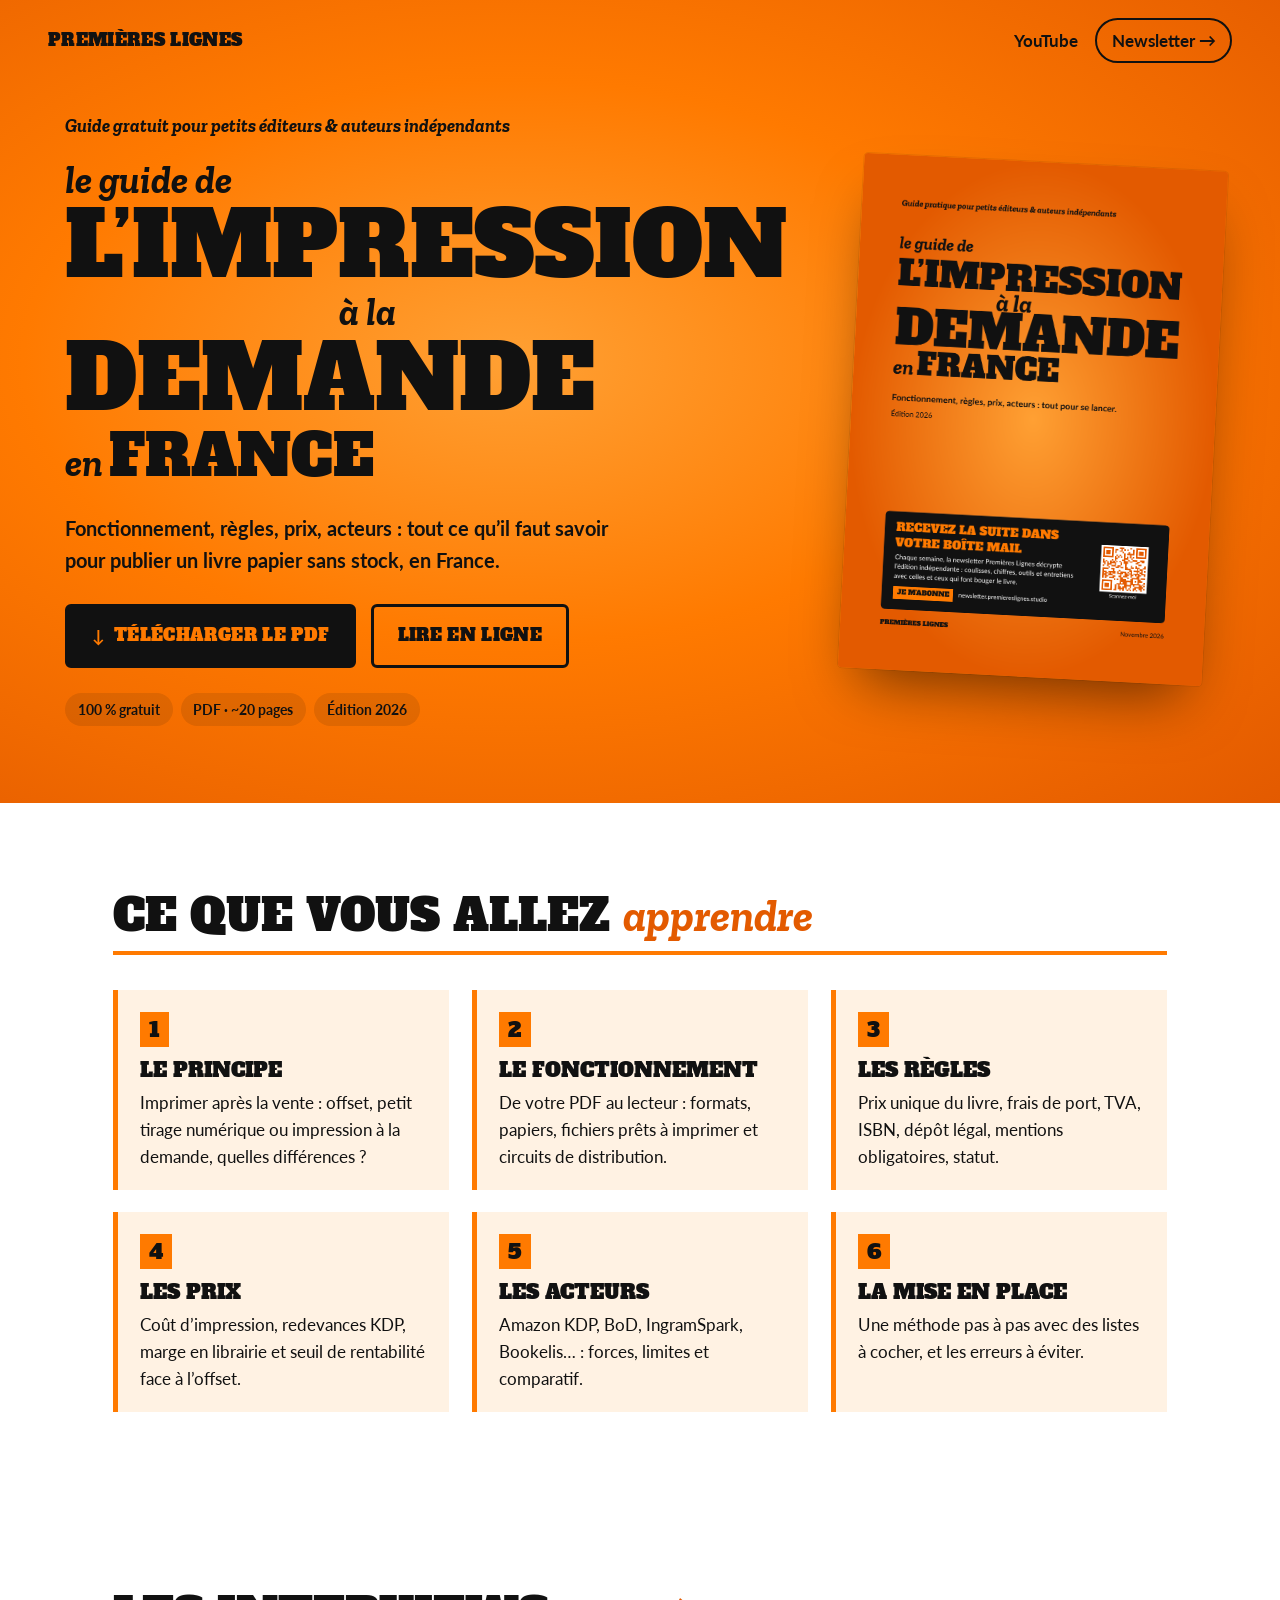
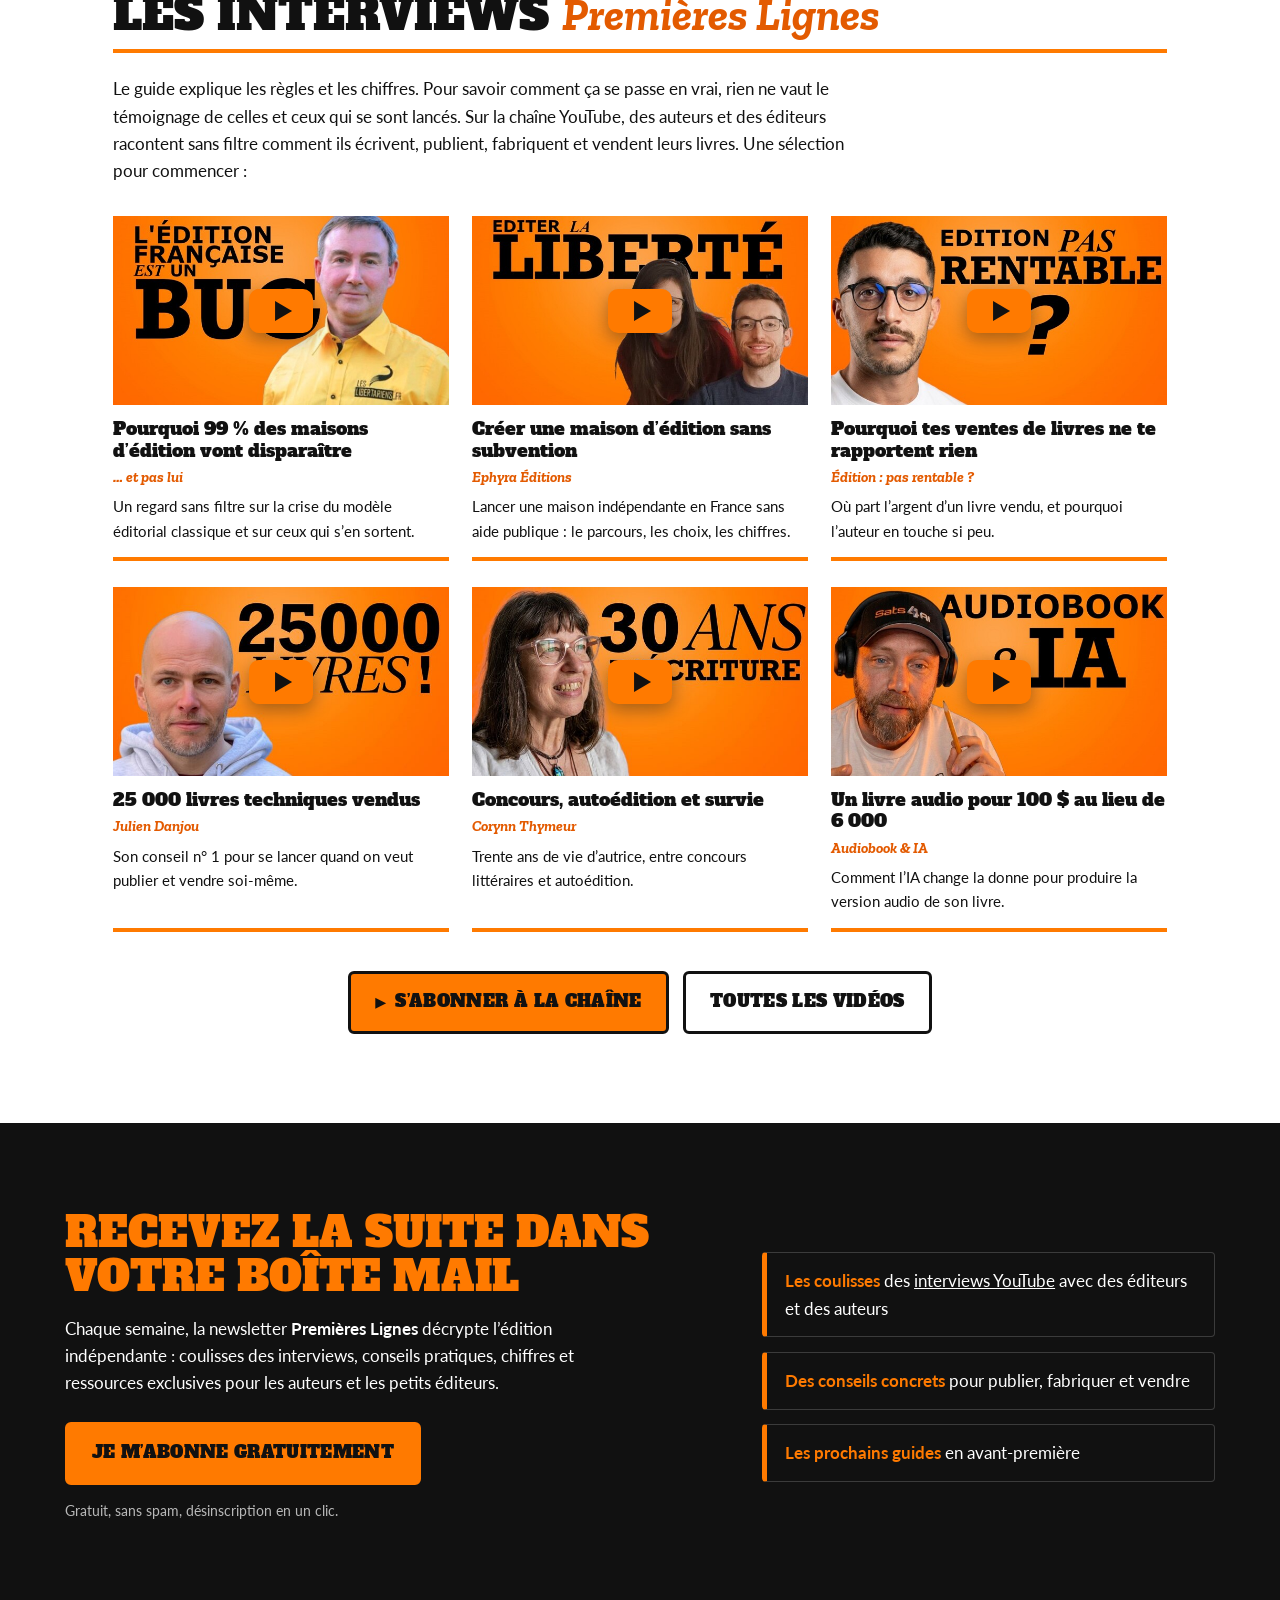
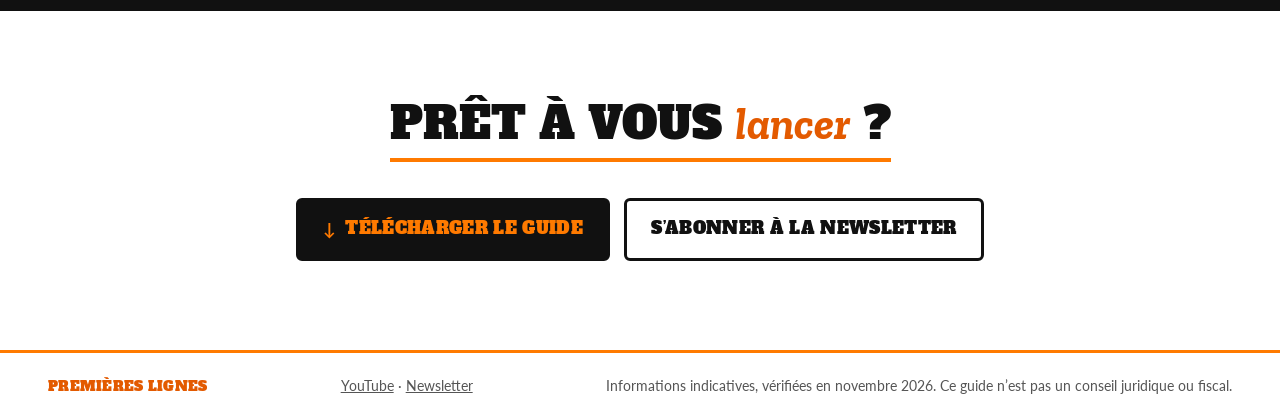
<file: docs/index.html>
<!doctype html>
<html lang="fr">
<head>
  <!-- Fichier source : modifiez site/index.html puis lancez « make site » (docs/ est généré). -->
  <meta charset="utf-8">
  <meta name="viewport" content="width=device-width, initial-scale=1">
  <title>Le guide de l’impression à la demande en France — Premières Lignes</title>
  <meta name="description" content="Guide gratuit en PDF pour petits éditeurs et auteurs indépendants : fonctionnement, règles, prix et acteurs de l’impression à la demande en France (KDP, BoD, IngramSpark…).">

  <link rel="canonical" href="https://guide.premiereslignes.studio/">

  <!-- Open Graph : aperçu sur Facebook, LinkedIn, WhatsApp, Discord, Slack… -->
  <meta property="og:type" content="website">
  <meta property="og:site_name" content="Premières Lignes">
  <meta property="og:locale" content="fr_FR">
  <meta property="og:url" content="https://guide.premiereslignes.studio/">
  <meta property="og:title" content="Le guide de l’impression à la demande en France">
  <meta property="og:description" content="Fonctionnement, règles, prix, acteurs (KDP, BoD, IngramSpark…) : le guide PDF gratuit pour petits éditeurs et auteurs indépendants.">
  <meta property="og:image" content="https://guide.premiereslignes.studio/og-image.png?v=d35705a4">
  <meta property="og:image:secure_url" content="https://guide.premiereslignes.studio/og-image.png?v=d35705a4">
  <meta property="og:image:type" content="image/png">
  <meta property="og:image:width" content="1200">
  <meta property="og:image:height" content="630">
  <meta property="og:image:alt" content="Le guide de l’impression à la demande en France — guide PDF gratuit par Premières Lignes">

  <!-- X / Twitter -->
  <meta name="twitter:card" content="summary_large_image">
  <meta name="twitter:title" content="Le guide de l’impression à la demande en France">
  <meta name="twitter:description" content="Le guide PDF gratuit pour petits éditeurs et auteurs indépendants.">
  <meta name="twitter:image" content="https://guide.premiereslignes.studio/og-image.png?v=d35705a4">
  <meta name="twitter:image:alt" content="Le guide de l’impression à la demande en France — guide PDF gratuit par Premières Lignes">

  <link rel="icon" href="data:image/svg+xml,%3Csvg xmlns='http://www.w3.org/2000/svg' viewBox='0 0 32 32'%3E%3Crect width='32' height='32' rx='6' fill='%23FF7A00'/%3E%3Ctext x='16' y='23' font-family='Georgia' font-weight='900' font-size='18' text-anchor='middle' fill='%23111'%3EPL%3C/text%3E%3C/svg%3E">
  <link rel="stylesheet" href="style.css">

  <!-- Statistiques de visite : Umami (sans cookie). Les clics importants sont suivis
       via les attributs data-umami-event sur les liens (téléchargements, newsletter, YouTube). -->
  <script defer src="https://analytics.minz.at/script.js" data-website-id="c653aebf-4b97-4e5b-be44-973750c75a25"></script>
</head>
<body>

  <!-- ============ EN-TÊTE ============ -->
  <header class="topbar">
    <a data-umami-event="clic-newsletter" data-umami-event-position="logo" class="brand" href="https://newsletter.premiereslignes.studio/">Premières Lignes</a>
    <nav class="topbar-nav">
      <a data-umami-event="clic-youtube" data-umami-event-position="menu" class="topbar-link" href="https://www.youtube.com/@premieres-lignes" target="_blank" rel="noopener">YouTube</a>
      <a data-umami-event="clic-newsletter" data-umami-event-position="menu" class="topbar-cta" href="https://newsletter.premiereslignes.studio/">Newsletter&nbsp;→</a>
    </nav>
  </header>

  <!-- ============ HERO ============ -->
  <section class="hero">
    <div class="hero-inner">
      <div class="hero-text">
        <p class="kicker">Guide gratuit pour petits éditeurs &amp; auteurs indépendants</p>
        <h1>
          <span class="liaison">le guide de</span>
          <span class="big">L’impression</span>
          <span class="liaison indent">à la</span>
          <span class="big">demande</span>
          <span class="line"><span class="liaison">en</span> <span class="mid">France</span></span>
        </h1>
        <p class="lead">Fonctionnement, règles, prix, acteurs : tout ce qu’il faut savoir
          pour publier un livre papier sans stock, en France.</p>

        <div class="actions">
          <a data-umami-event="telechargement-pdf" data-umami-event-position="hero" class="btn btn-dark" href="guide-impression-a-la-demande.pdf" download>
            Télécharger le PDF
          </a>
          <a data-umami-event="lecture-pdf" data-umami-event-position="hero" class="btn btn-outline" href="guide-impression-a-la-demande.pdf" target="_blank" rel="noopener">
            Lire en ligne
          </a>
        </div>
        <ul class="facts">
          <li>100 % gratuit</li>
          <li>PDF · ~20 pages</li>
          <li>Édition 2026</li>
        </ul>
      </div>

      <a data-umami-event="telechargement-pdf" data-umami-event-position="couverture" class="hero-cover" href="guide-impression-a-la-demande.pdf" download aria-label="Télécharger le guide">
        <img src="couverture.png" alt="Couverture du guide : L’impression à la demande en France" width="910" height="1287">
      </a>
    </div>
  </section>

  <!-- ============ CONTENU ============ -->
  <section class="section">
    <h2>Ce que vous allez <em>apprendre</em></h2>
    <div class="cards">
      <article class="card">
        <span class="num">1</span>
        <h3>Le principe</h3>
        <p>Imprimer après la vente : offset, petit tirage numérique ou impression à la demande, quelles différences ?</p>
      </article>
      <article class="card">
        <span class="num">2</span>
        <h3>Le fonctionnement</h3>
        <p>De votre PDF au lecteur : formats, papiers, fichiers prêts à imprimer et circuits de distribution.</p>
      </article>
      <article class="card">
        <span class="num">3</span>
        <h3>Les règles</h3>
        <p>Prix unique du livre, frais de port, TVA, ISBN, dépôt légal, mentions obligatoires, statut.</p>
      </article>
      <article class="card">
        <span class="num">4</span>
        <h3>Les prix</h3>
        <p>Coût d’impression, redevances KDP, marge en librairie et seuil de rentabilité face à l’offset.</p>
      </article>
      <article class="card">
        <span class="num">5</span>
        <h3>Les acteurs</h3>
        <p>Amazon KDP, BoD, IngramSpark, Bookelis… : forces, limites et comparatif.</p>
      </article>
      <article class="card">
        <span class="num">6</span>
        <h3>La mise en place</h3>
        <p>Une méthode pas à pas avec des listes à cocher, et les erreurs à éviter.</p>
      </article>
    </div>
  </section>

  <!-- ============ INTERVIEWS YOUTUBE ============ -->
  <!-- Miniatures : images/youtube/<ID>.jpg (copiées par « make site »). Même liste que donnees/interviews.tex -->
  <section class="section" id="interviews">
    <h2>Les interviews <em>Premières Lignes</em></h2>
    <p class="intro">Le guide explique les règles et les chiffres. Pour savoir comment ça se passe
      en vrai, rien ne vaut le témoignage de celles et ceux qui se sont lancés. Sur la chaîne YouTube, des auteurs et des éditeurs racontent sans filtre comment ils écrivent,
      publient, fabriquent et vendent leurs livres. Une sélection pour commencer :</p>
    <div class="videos">
      <a class="video" data-umami-event="clic-interview" data-umami-event-video="Gsqd60DJkmA" href="https://www.youtube.com/watch?v=Gsqd60DJkmA" target="_blank" rel="noopener">
        <span class="thumb"><img src="img/youtube/Gsqd60DJkmA.jpg" alt="" width="640" height="360" loading="lazy"></span>
        <h3>Pourquoi 99 % des maisons d’édition vont disparaître</h3>
        <p class="guest">… et pas lui</p>
        <p>Un regard sans filtre sur la crise du modèle éditorial classique et sur ceux qui s’en sortent.</p>
      </a>
      <a class="video" data-umami-event="clic-interview" data-umami-event-video="BTQuLZikE0g" href="https://www.youtube.com/watch?v=BTQuLZikE0g" target="_blank" rel="noopener">
        <span class="thumb"><img src="img/youtube/BTQuLZikE0g.jpg" alt="" width="640" height="360" loading="lazy"></span>
        <h3>Créer une maison d’édition sans subvention</h3>
        <p class="guest">Ephyra Éditions</p>
        <p>Lancer une maison indépendante en France sans aide publique : le parcours, les choix, les chiffres.</p>
      </a>
      <a class="video" data-umami-event="clic-interview" data-umami-event-video="Wa_bN7TvI58" href="https://www.youtube.com/watch?v=Wa_bN7TvI58" target="_blank" rel="noopener">
        <span class="thumb"><img src="img/youtube/Wa_bN7TvI58.jpg" alt="" width="640" height="360" loading="lazy"></span>
        <h3>Pourquoi tes ventes de livres ne te rapportent rien</h3>
        <p class="guest">Édition : pas rentable ?</p>
        <p>Où part l’argent d’un livre vendu, et pourquoi l’auteur en touche si peu.</p>
      </a>
      <a class="video" data-umami-event="clic-interview" data-umami-event-video="Q1Vd3R3NYPw" href="https://www.youtube.com/watch?v=Q1Vd3R3NYPw" target="_blank" rel="noopener">
        <span class="thumb"><img src="img/youtube/Q1Vd3R3NYPw.jpg" alt="" width="640" height="360" loading="lazy"></span>
        <h3>25 000 livres techniques vendus</h3>
        <p class="guest">Julien Danjou</p>
        <p>Son conseil n° 1 pour se lancer quand on veut publier et vendre soi-même.</p>
      </a>
      <a class="video" data-umami-event="clic-interview" data-umami-event-video="uvP7VV1efzY" href="https://www.youtube.com/watch?v=uvP7VV1efzY" target="_blank" rel="noopener">
        <span class="thumb"><img src="img/youtube/uvP7VV1efzY.jpg" alt="" width="640" height="360" loading="lazy"></span>
        <h3>Concours, autoédition et survie</h3>
        <p class="guest">Corynn Thymeur</p>
        <p>Trente ans de vie d’autrice, entre concours littéraires et autoédition.</p>
      </a>
      <a class="video" data-umami-event="clic-interview" data-umami-event-video="k1ktCoAMZq4" href="https://www.youtube.com/watch?v=k1ktCoAMZq4" target="_blank" rel="noopener">
        <span class="thumb"><img src="img/youtube/k1ktCoAMZq4.jpg" alt="" width="640" height="360" loading="lazy"></span>
        <h3>Un livre audio pour 100 $ au lieu de 6 000</h3>
        <p class="guest">Audiobook &amp; IA</p>
        <p>Comment l’IA change la donne pour produire la version audio de son livre.</p>
      </a>
    </div>
    <div class="actions center">
      <a data-umami-event="clic-youtube" data-umami-event-position="abonnement-chaine" class="btn btn-youtube" href="https://www.youtube.com/@premieres-lignes?sub_confirmation=1" target="_blank" rel="noopener">S’abonner à la chaîne</a>
      <a data-umami-event="clic-youtube" data-umami-event-position="toutes-les-videos" class="btn btn-outline" href="https://www.youtube.com/@premieres-lignes/videos" target="_blank" rel="noopener">Toutes les vidéos</a>
    </div>
  </section>

  <!-- ============ NEWSLETTER ============ -->
  <section class="newsletter" id="newsletter">
    <div class="newsletter-inner">
      <div>
        <h2>Recevez la suite dans votre boîte mail</h2>
        <p>Chaque semaine, la newsletter <strong>Premières Lignes</strong> décrypte l’édition
          indépendante : coulisses des interviews, conseils pratiques, chiffres et ressources
          exclusives pour les auteurs et les petits éditeurs.</p>
        <a data-umami-event="clic-newsletter" data-umami-event-position="bloc-newsletter" class="btn btn-orange" href="https://newsletter.premiereslignes.studio/">Je m’abonne gratuitement</a>
        <p class="small">Gratuit, sans spam, désinscription en un clic.</p>
      </div>
      <ul class="perks">
        <li><strong>Les coulisses</strong> des <a href="#interviews">interviews YouTube</a> avec des éditeurs et des auteurs</li>
        <li><strong>Des conseils concrets</strong> pour publier, fabriquer et vendre</li>
        <li><strong>Les prochains guides</strong> en avant-première</li>
      </ul>
    </div>
  </section>

  <!-- ============ DERNIER APPEL ============ -->
  <section class="final">
    <h2>Prêt à vous <em>lancer</em> ?</h2>
    <div class="actions center">
      <a data-umami-event="telechargement-pdf" data-umami-event-position="fin-de-page" class="btn btn-dark" href="guide-impression-a-la-demande.pdf" download>Télécharger le guide</a>
      <a data-umami-event="clic-newsletter" data-umami-event-position="fin-de-page" class="btn btn-outline" href="https://newsletter.premiereslignes.studio/">S’abonner à la newsletter</a>
    </div>
  </section>

  <footer class="footer">
    <span class="brand">Premières Lignes</span>
    <span class="footer-links">
      <a data-umami-event="clic-youtube" data-umami-event-position="pied-de-page" href="https://www.youtube.com/@premieres-lignes" target="_blank" rel="noopener">YouTube</a> ·
      <a data-umami-event="clic-newsletter" data-umami-event-position="pied-de-page" href="https://newsletter.premiereslignes.studio/">Newsletter</a>
    </span>
    <span>Informations indicatives, vérifiées en novembre 2026. Ce guide n’est pas un conseil juridique ou fiscal.</span>
  </footer>

</body>
</html>
</file>
<file: docs/style.css>
/* =====================================================================
   Premières Lignes — page de téléchargement du guide
   Même charte que le PDF : orange vif, noir, slab serif très gras.
   ===================================================================== */

@font-face { font-family: "Alfa Slab One"; src: url("fonts/AlfaSlabOne-Regular.ttf") format("truetype"); font-display: swap; }
@font-face { font-family: "Zilla Slab"; font-style: italic; font-weight: 700; src: url("fonts/ZillaSlab-BoldItalic.ttf") format("truetype"); font-display: swap; }
@font-face { font-family: "Lato"; font-weight: 400; src: url("fonts/Lato-Regular.ttf") format("truetype"); font-display: swap; }
@font-face { font-family: "Lato"; font-weight: 700; src: url("fonts/Lato-Bold.ttf") format("truetype"); font-display: swap; }
@font-face { font-family: "Lato"; font-style: italic; src: url("fonts/Lato-Italic.ttf") format("truetype"); font-display: swap; }

:root {
  --orange: #FF7A00;
  --orange-clair: #FFA033;
  --orange-fonce: #E35A00;
  --noir: #111111;
  --creme: #FFF2E3;
  --titre: "Alfa Slab One", "Rockwell Extra Bold", Rockwell, Georgia, serif;
  --accent: "Zilla Slab", Georgia, serif;
  --texte: "Lato", system-ui, -apple-system, "Segoe UI", sans-serif;
}

* { box-sizing: border-box; }
html { scroll-behavior: smooth; }
body {
  margin: 0;
  font-family: var(--texte);
  font-size: 1.0625rem;
  line-height: 1.6;
  color: var(--noir);
  background: #fff;
}
img { max-width: 100%; height: auto; display: block; }
a { color: inherit; }
h1, h2, h3 { font-family: var(--titre); font-weight: 400; line-height: 1.05; margin: 0; }
em { font-family: var(--accent); font-style: italic; font-weight: 700; }

/* ---------- Barre du haut ---------- */
.topbar {
  position: absolute; inset: 0 0 auto 0; z-index: 2;
  display: flex; justify-content: space-between; align-items: center;
  padding: 1.1rem clamp(1.2rem, 4vw, 3rem);
}
.brand {
  font-family: var(--titre); text-transform: uppercase; text-decoration: none;
  letter-spacing: .02em;
}
.topbar-cta {
  font-weight: 700; text-decoration: none;
  padding: .45rem .9rem; border: 2px solid var(--noir); border-radius: 999px;
  transition: background .15s, color .15s;
}
.topbar-cta:hover { background: var(--noir); color: var(--orange); }

/* ---------- Hero ---------- */
.hero {
  background: radial-gradient(ellipse at 40% 45%, var(--orange-clair) 0%, var(--orange) 45%, var(--orange-fonce) 100%);
  padding: clamp(5rem, 9vw, 7rem) clamp(1.2rem, 4vw, 3rem) clamp(3rem, 6vw, 5rem);
}
.hero-inner {
  max-width: 1150px; margin: 0 auto;
  display: grid; grid-template-columns: 1.25fr 1fr; gap: clamp(2rem, 5vw, 4.5rem); align-items: center;
}
.kicker { font-family: var(--accent); font-style: italic; font-weight: 700; font-size: 1.15rem; margin: 0 0 1.2rem; }
.hero h1 { text-transform: uppercase; }
.hero h1 > span { display: block; }
.hero .big  { font-size: clamp(2.8rem, 7.4vw, 5.6rem); }
.hero .mid  { font-size: clamp(2rem, 5vw, 3.6rem); }
.hero .liaison {
  font-family: var(--accent); font-style: italic; font-weight: 700; text-transform: none;
  font-size: clamp(1.5rem, 3.2vw, 2.4rem); line-height: 1;
}
.hero .indent { padding-left: 38%; }
.hero .line { display: flex; align-items: baseline; gap: .4rem; }
.lead { font-size: 1.25rem; font-weight: 700; max-width: 34rem; margin: 1.6rem 0 1.8rem; }

.hero-cover { display: block; transform: rotate(3deg); transition: transform .25s ease; }
.hero-cover img {
  border-radius: 4px;
  box-shadow: 0 30px 60px -20px rgba(0,0,0,.55), 0 0 0 1px rgba(0,0,0,.08);
}
.hero-cover:hover { transform: rotate(0deg) scale(1.02); }

/* ---------- Boutons ---------- */
.actions { display: flex; flex-wrap: wrap; gap: .9rem; }
.actions.center { justify-content: center; }
.btn {
  display: inline-flex; align-items: center; gap: .55rem;
  font-family: var(--titre); text-transform: uppercase; text-decoration: none;
  font-size: 1.05rem; letter-spacing: .02em;
  padding: .95rem 1.5rem; border-radius: 6px; border: 3px solid var(--noir);
  transition: transform .12s ease, box-shadow .12s ease;
}
.btn:hover { transform: translateY(-2px); box-shadow: 0 6px 0 var(--noir); }
.btn:active { transform: translateY(0); box-shadow: none; }
.btn-dark { background: var(--noir); color: var(--orange); }
.btn-dark::before { content: "↓"; font-family: var(--texte); font-weight: 700; }
.btn-outline { background: transparent; color: var(--noir); }
.btn-orange { background: var(--orange); color: var(--noir); border-color: var(--orange); }
.btn-orange:hover { box-shadow: 0 6px 0 var(--orange-fonce); }

.facts { list-style: none; padding: 0; margin: 1.6rem 0 0; display: flex; flex-wrap: wrap; gap: .5rem; }
.facts li {
  font-weight: 700; font-size: .9rem;
  background: rgba(17,17,17,.1); padding: .3rem .8rem; border-radius: 999px;
}

/* ---------- Sections ---------- */
.section, .final { max-width: 1150px; margin: 0 auto; padding: clamp(3.5rem, 7vw, 6rem) clamp(1.2rem, 4vw, 3rem); }
.section h2, .final h2 {
  text-transform: uppercase; font-size: clamp(1.9rem, 4vw, 2.8rem);
  padding-bottom: .7rem; border-bottom: 4px solid var(--orange); margin-bottom: 2.2rem;
}
.section h2 em, .final h2 em { text-transform: none; color: var(--orange-fonce); }

.cards { display: grid; grid-template-columns: repeat(3, 1fr); gap: 1.4rem; }
.card {
  background: var(--creme); border-left: 5px solid var(--orange);
  padding: 1.4rem 1.4rem 1.2rem;
}
.card .num {
  display: inline-block; font-family: var(--titre); font-size: 1.3rem;
  background: var(--orange); padding: .05rem .55rem; margin-bottom: .8rem;
}
.card h3 { font-size: 1.25rem; text-transform: uppercase; margin-bottom: .5rem; }
.card p { margin: 0; }

/* ---------- Newsletter ---------- */
.newsletter { background: var(--noir); color: #fff; padding: clamp(3.5rem, 7vw, 5.5rem) clamp(1.2rem, 4vw, 3rem); }
.newsletter-inner {
  max-width: 1150px; margin: 0 auto;
  display: grid; grid-template-columns: 1.4fr 1fr; gap: clamp(2rem, 5vw, 4rem); align-items: center;
}
.newsletter h2 { color: var(--orange); text-transform: uppercase; font-size: clamp(1.8rem, 3.8vw, 2.6rem); margin-bottom: 1rem; }
.newsletter p { max-width: 36rem; margin: 0 0 1.6rem; }
.newsletter .small { font-size: .9rem; opacity: .7; margin: .9rem 0 0; }
.perks { list-style: none; margin: 0; padding: 0; display: grid; gap: .9rem; }
.perks li {
  border: 1px solid rgba(255,255,255,.18); border-left: 5px solid var(--orange);
  padding: .9rem 1.1rem; border-radius: 4px;
}
.perks strong { color: var(--orange); }

/* ---------- Dernier appel + pied ---------- */
.final { text-align: center; }
.final h2 { display: inline-block; }
.footer {
  display: flex; flex-wrap: wrap; justify-content: space-between; gap: .6rem 2rem;
  padding: 1.4rem clamp(1.2rem, 4vw, 3rem);
  border-top: 3px solid var(--orange); font-size: .85rem; color: #555;
}
.footer .brand { color: var(--orange-fonce); }

/* ---------- Interviews YouTube ---------- */
.intro { max-width: 46rem; margin: -0.8rem 0 2rem; }
.videos { display: grid; grid-template-columns: repeat(3, 1fr); gap: 1.6rem 1.4rem; margin-bottom: 2.4rem; }
.video { display: block; text-decoration: none; border-bottom: 4px solid var(--orange); padding-bottom: .9rem; }
.video .thumb { position: relative; display: block; overflow: hidden; margin-bottom: .8rem; }
.video .thumb img { width: 100%; aspect-ratio: 16 / 9; object-fit: cover; transition: transform .25s ease; }
.video .thumb::after {
  content: ""; position: absolute; left: 50%; top: 50%; width: 64px; height: 44px;
  transform: translate(-50%, -50%); border-radius: 10px; background: var(--orange);
  box-shadow: 0 6px 18px rgba(0,0,0,.35);
  background-image: linear-gradient(var(--orange), var(--orange));
}
.video .thumb::before {
  content: ""; position: absolute; left: 50%; top: 50%; z-index: 1;
  transform: translate(-35%, -50%);
  border-style: solid; border-width: 10px 0 10px 17px; border-color: transparent transparent transparent var(--noir);
}
.video:hover .thumb img { transform: scale(1.04); }
.video h3 { font-size: 1.12rem; line-height: 1.2; margin-bottom: .25rem; }
.video:hover h3 { color: var(--orange-fonce); }
.video .guest { font-family: var(--accent); font-style: italic; font-weight: 700; color: var(--orange-fonce); margin: 0 0 .3rem; }
.video p { margin: 0; font-size: .95rem; }
.btn-youtube { background: var(--orange); color: var(--noir); }
.btn-youtube::before { content: "▶"; font-family: var(--texte); font-size: .85em; }

/* ---------- Navigation haut / liens pied ---------- */
.topbar-nav { display: flex; align-items: center; gap: 1.1rem; }
.topbar-link { font-weight: 700; text-decoration: none; }
.topbar-link:hover { text-decoration: underline; }
.footer-links a { color: inherit; }
.perks a { color: #fff; }

@media (max-width: 860px) { .videos { grid-template-columns: 1fr 1fr; } }
@media (max-width: 560px) { .videos { grid-template-columns: 1fr; } }

/* ---------- Mobile ---------- */
@media (max-width: 860px) {
  .hero-inner, .newsletter-inner { grid-template-columns: 1fr; }
  .hero-cover { max-width: 320px; margin: 0 auto; }
  .cards { grid-template-columns: 1fr 1fr; }
}
@media (max-width: 560px) {
  .cards { grid-template-columns: 1fr; }
  .btn { width: 100%; justify-content: center; }
}

@media (prefers-reduced-motion: reduce) {
  * { transition: none !important; scroll-behavior: auto !important; }
}
</file>
